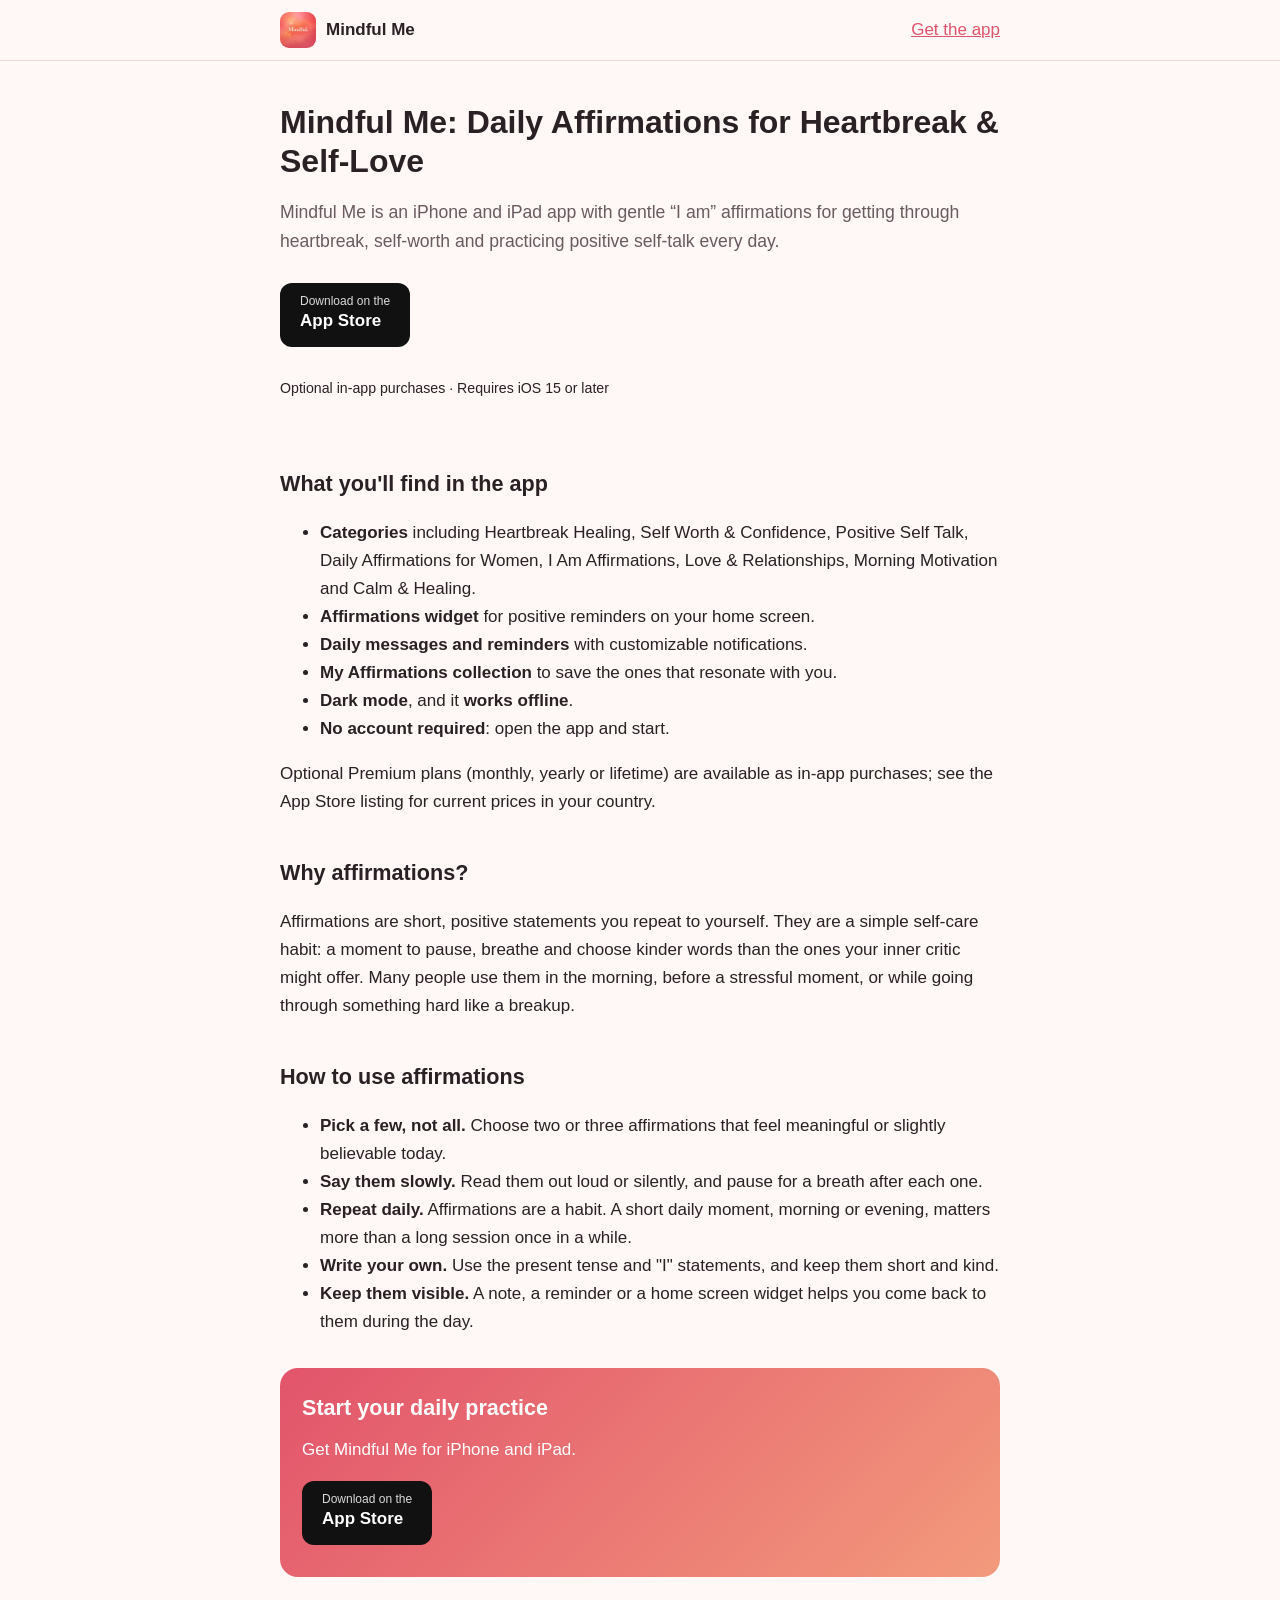
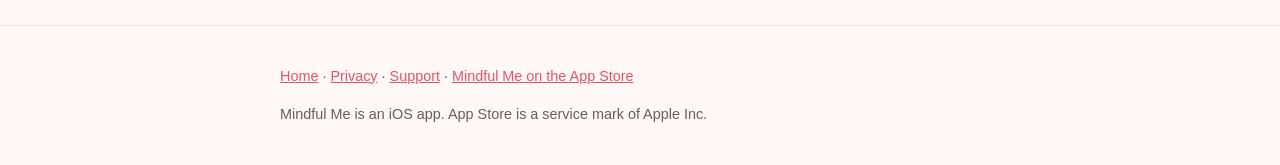
<file: mindfulme/index.html>
<!doctype html>
<html lang="en">
<head>
<meta charset="utf-8">
<meta name="viewport" content="width=device-width,initial-scale=1">
<title>Mindful Me: Daily Affirmations App for Heartbreak &amp; Self-Love</title>
<meta name="description" content="Mindful Me is an iPhone affirmations app for getting through heartbreak, self-worth and positive self-talk, with affirmations by category, a home screen widget and daily reminders.">
<link rel="canonical" href="https://wearefaces.github.io/mindfulme/">
<link rel="icon" href="/mindfulme/favicon.svg" type="image/svg+xml">
<link rel="apple-touch-icon" href="/mindfulme/assets/icon-180.jpg">
<meta name="apple-itunes-app" content="app-id=6758354591">
<meta property="og:type" content="website">
<meta property="og:site_name" content="Mindful Me">
<meta property="og:title" content="Mindful Me: Daily Affirmations App for Heartbreak &amp; Self-Love">
<meta property="og:description" content="Mindful Me is an iPhone affirmations app for getting through heartbreak, self-worth and positive self-talk, with affirmations by category, a home screen widget and daily reminders.">
<meta property="og:url" content="https://wearefaces.github.io/mindfulme/">
<meta property="og:image" content="https://is1-ssl.mzstatic.com/image/thumb/Purple211/v4/65/23/57/652357eb-6f19-18e4-8c0b-bb1229dbbeac/AppIcon-0-0-1x_U007emarketing-0-8-0-85-220.png/512x512bb.jpg">
<meta name="twitter:card" content="summary">
<link rel="stylesheet" href="/mindfulme/style.css">
<script type="application/ld+json">{"@context": "https://schema.org", "@graph": [{"@type": "WebPage", "@id": "https://wearefaces.github.io/mindfulme/#webpage", "url": "https://wearefaces.github.io/mindfulme/", "name": "Mindful Me: Daily Affirmations App for iPhone", "inLanguage": "en", "about": {"@id": "https://wearefaces.github.io/mindfulme/#app"}}, {"@type": "SoftwareApplication", "@id": "https://wearefaces.github.io/mindfulme/#app", "name": "Mindful Me", "alternateName": "Mindful Me: Daily Affirmations", "operatingSystem": "iOS", "applicationCategory": "HealthApplication", "url": "https://apps.apple.com/app/id6758354591", "downloadUrl": "https://apps.apple.com/app/id6758354591", "image": "https://is1-ssl.mzstatic.com/image/thumb/Purple211/v4/65/23/57/652357eb-6f19-18e4-8c0b-bb1229dbbeac/AppIcon-0-0-1x_U007emarketing-0-8-0-85-220.png/512x512bb.jpg", "description": "Mindful Me is an affirmation app for getting through heartbreak, self-worth and positive self-talk, with affirmations by category, a home screen widget and daily reminders. Optional in-app purchases."}]}</script>
</head>
<body>
<header class="site"><div class="wrap"><a class="brand" href="/mindfulme/"><img src="/mindfulme/assets/icon-180.jpg" alt="Mindful Me app icon" width="36" height="36">Mindful Me</a><a href="https://apps.apple.com/app/id6758354591" rel="noopener">Get the app</a></div></header>
<main class="wrap">
<div class="hero">
<h1>Mindful Me: Daily Affirmations for Heartbreak &amp; Self-Love</h1>
<p class="lead">Mindful Me is an iPhone and iPad app with gentle “I am” affirmations for getting through heartbreak, self-worth and practicing positive self-talk every day.</p>
<a class="cta" href="https://apps.apple.com/app/id6758354591" rel="noopener"><small>Download on the</small>App Store</a>
<p><small>Optional in-app purchases · Requires iOS 15 or later</small></p>
</div>
<h2>What you'll find in the app</h2>
<ul>
<li><strong>Categories</strong> including Heartbreak Healing, Self Worth &amp; Confidence, Positive Self Talk, Daily Affirmations for Women, I Am Affirmations, Love &amp; Relationships, Morning Motivation and Calm &amp; Healing.</li>
<li><strong>Affirmations widget</strong> for positive reminders on your home screen.</li>
<li><strong>Daily messages and reminders</strong> with customizable notifications.</li>
<li><strong>My Affirmations collection</strong> to save the ones that resonate with you.</li>
<li><strong>Dark mode</strong>, and it <strong>works offline</strong>.</li>
<li><strong>No account required</strong>: open the app and start.</li>
</ul>
<p>Optional Premium plans (monthly, yearly or lifetime) are available as in-app purchases; see the App Store listing for current prices in your country.</p>
<h2>Why affirmations?</h2>
<p>Affirmations are short, positive statements you repeat to yourself. They are a simple self-care habit: a moment to pause, breathe and choose kinder words than the ones your inner critic might offer. Many people use them in the morning, before a stressful moment, or while going through something hard like a breakup.</p>
<h2>How to use affirmations</h2>
<ul>
<li><strong>Pick a few, not all.</strong> Choose two or three affirmations that feel meaningful or slightly believable today.</li>
<li><strong>Say them slowly.</strong> Read them out loud or silently, and pause for a breath after each one.</li>
<li><strong>Repeat daily.</strong> Affirmations are a habit. A short daily moment, morning or evening, matters more than a long session once in a while.</li>
<li><strong>Write your own.</strong> Use the present tense and "I" statements, and keep them short and kind.</li>
<li><strong>Keep them visible.</strong> A note, a reminder or a home screen widget helps you come back to them during the day.</li>
</ul>

<section class="cta-box"><h2>Start your daily practice</h2><p>Get Mindful Me for iPhone and iPad.</p><a class="cta" href="https://apps.apple.com/app/id6758354591" rel="noopener"><small>Download on the</small>App Store</a></section>
</main>
<footer><div class="wrap">
<p><a href="/mindfulme/">Home</a> · <a href="https://wearefaces.github.io/privacy/mindfulme/">Privacy</a> · <a href="/mindfulme/support/">Support</a> · <a href="https://apps.apple.com/app/id6758354591" rel="noopener">Mindful Me on the App Store</a></p>
<p>Mindful Me is an iOS app. App Store is a service mark of Apple Inc.</p>
</div></footer>
</body>
</html>
</file>
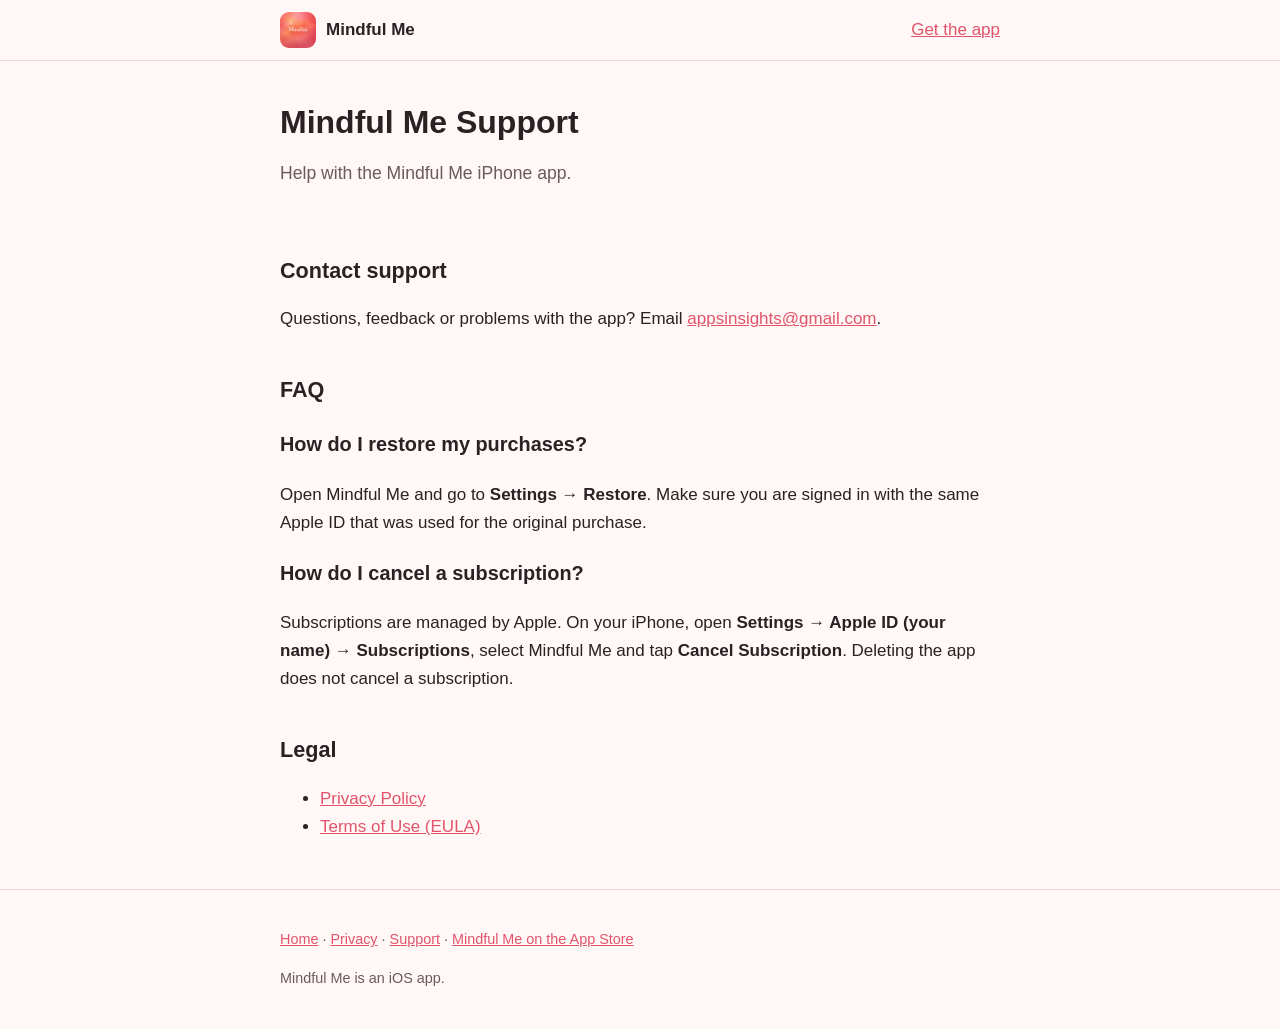
<file: mindfulme/support/index.html>
<!doctype html>
<html lang="en">
<head>
<meta charset="utf-8">
<meta name="viewport" content="width=device-width,initial-scale=1">
<title>Support | Mindful Me</title>
<meta name="description" content="Mindful Me support: contact by email, restore purchases and manage or cancel a subscription on iPhone.">
<link rel="canonical" href="https://wearefaces.github.io/mindfulme/support/">
<link rel="icon" href="/mindfulme/favicon.svg" type="image/svg+xml">
<link rel="apple-touch-icon" href="/mindfulme/assets/icon-180.jpg">
<meta name="apple-itunes-app" content="app-id=6758354591">
<meta property="og:type" content="website">
<meta property="og:site_name" content="Mindful Me">
<meta property="og:title" content="Support | Mindful Me">
<meta property="og:description" content="Mindful Me support: contact by email, restore purchases and manage or cancel a subscription on iPhone.">
<meta property="og:url" content="https://wearefaces.github.io/mindfulme/support/">
<meta property="og:image" content="https://is1-ssl.mzstatic.com/image/thumb/Purple211/v4/65/23/57/652357eb-6f19-18e4-8c0b-bb1229dbbeac/AppIcon-0-0-1x_U007emarketing-0-8-0-85-220.png/512x512bb.jpg">
<meta name="twitter:card" content="summary">
<link rel="stylesheet" href="/mindfulme/style.css">
</head>
<body>
<header class="site"><div class="wrap"><a class="brand" href="/mindfulme/"><img src="/mindfulme/assets/icon-180.jpg" alt="Mindful Me app icon" width="36" height="36">Mindful Me</a><a href="https://apps.apple.com/app/id6758354591" rel="noopener">Get the app</a></div></header>
<main class="wrap">
<div class="hero"><h1>Mindful Me Support</h1>
<p class="lead">Help with the Mindful Me iPhone app.</p></div>
<h2>Contact support</h2>
<p>Questions, feedback or problems with the app? Email <a href="mailto:appsinsights@gmail.com?subject=Mindful%20Me%20Support">appsinsights@gmail.com</a>.</p>
<h2>FAQ</h2>
<h3>How do I restore my purchases?</h3>
<p>Open Mindful Me and go to <strong>Settings → Restore</strong>. Make sure you are signed in with the same Apple ID that was used for the original purchase.</p>
<h3>How do I cancel a subscription?</h3>
<p>Subscriptions are managed by Apple. On your iPhone, open <strong>Settings → Apple ID (your name) → Subscriptions</strong>, select Mindful Me and tap <strong>Cancel Subscription</strong>. Deleting the app does not cancel a subscription.</p>
<h2>Legal</h2>
<ul>
<li><a href="https://wearefaces.github.io/privacy/mindfulme/" rel="noopener">Privacy Policy</a></li>
<li><a href="https://www.apple.com/legal/internet-services/itunes/dev/stdeula/" rel="noopener">Terms of Use (EULA)</a></li>
</ul>
</main>
<footer><div class="wrap">
<p><a href="/mindfulme/">Home</a> · <a href="https://wearefaces.github.io/privacy/mindfulme/">Privacy</a> · <a href="/mindfulme/support/">Support</a> · <a href="https://apps.apple.com/app/id6758354591" rel="noopener">Mindful Me on the App Store</a></p>
<p>Mindful Me is an iOS app.</p>
</div></footer>
</body>
</html>
</file>
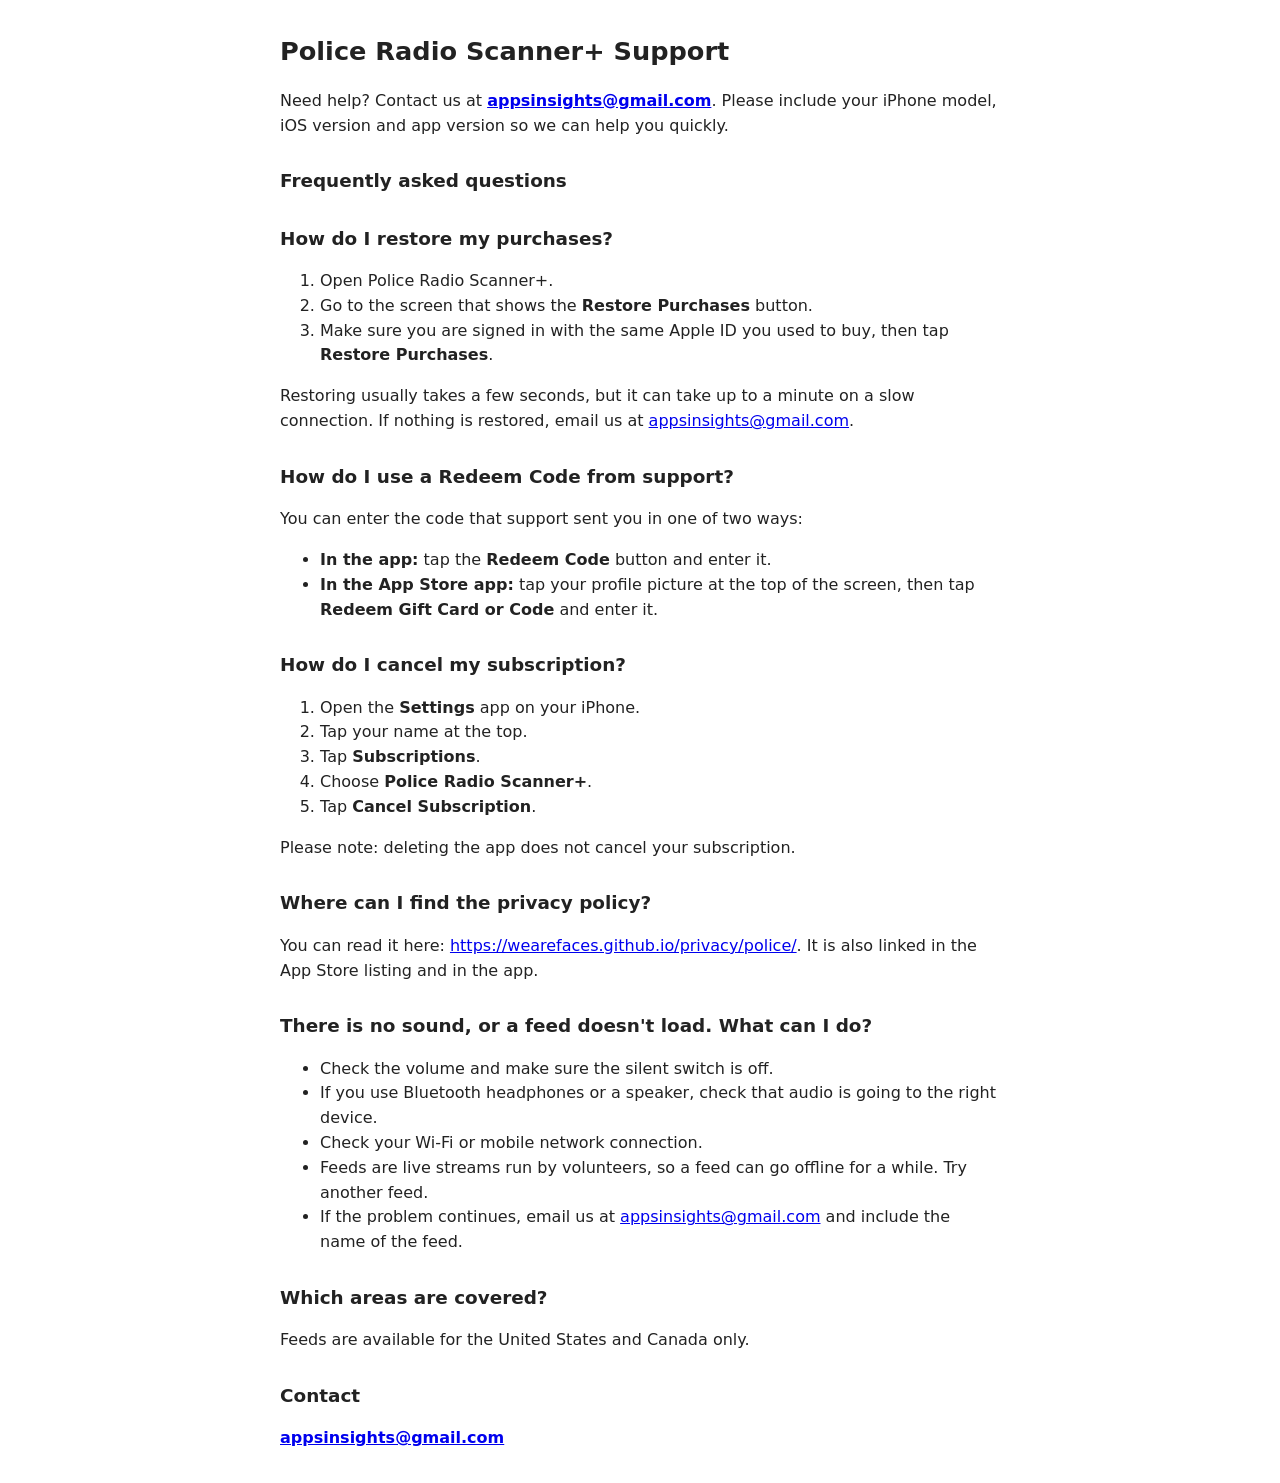
<file: support/police/index.html>
<!doctype html><html lang="en"><head><meta charset="utf-8"><meta name="viewport" content="width=device-width,initial-scale=1">
<title>Police Radio Scanner+ Support</title>
<style>body{font:16px/1.55 -apple-system,system-ui,sans-serif;max-width:720px;margin:2rem auto;padding:0 1rem;color:#222}h1{font-size:1.6rem}h2{font-size:1.15rem;margin-top:1.8rem}</style></head><body>
<h1>Police Radio Scanner+ Support</h1>
<p>Need help? Contact us at <strong><a href="mailto:appsinsights@gmail.com">appsinsights@gmail.com</a></strong>. Please include your iPhone model, iOS version and app version so we can help you quickly.</p>
<h2>Frequently asked questions</h2>
<h2>How do I restore my purchases?</h2>
<ol>
<li>Open Police Radio Scanner+.</li>
<li>Go to the screen that shows the <strong>Restore Purchases</strong> button.</li>
<li>Make sure you are signed in with the same Apple ID you used to buy, then tap <strong>Restore Purchases</strong>.</li>
</ol>
<p>Restoring usually takes a few seconds, but it can take up to a minute on a slow connection. If nothing is restored, email us at <a href="mailto:appsinsights@gmail.com">appsinsights@gmail.com</a>.</p>
<h2>How do I use a Redeem Code from support?</h2>
<p>You can enter the code that support sent you in one of two ways:</p>
<ul>
<li><strong>In the app:</strong> tap the <strong>Redeem Code</strong> button and enter it.</li>
<li><strong>In the App Store app:</strong> tap your profile picture at the top of the screen, then tap <strong>Redeem Gift Card or Code</strong> and enter it.</li>
</ul>
<h2>How do I cancel my subscription?</h2>
<ol>
<li>Open the <strong>Settings</strong> app on your iPhone.</li>
<li>Tap your name at the top.</li>
<li>Tap <strong>Subscriptions</strong>.</li>
<li>Choose <strong>Police Radio Scanner+</strong>.</li>
<li>Tap <strong>Cancel Subscription</strong>.</li>
</ol>
<p>Please note: deleting the app does not cancel your subscription.</p>
<h2>Where can I find the privacy policy?</h2>
<p>You can read it here: <a href="https://wearefaces.github.io/privacy/police/">https://wearefaces.github.io/privacy/police/</a>. It is also linked in the App Store listing and in the app.</p>
<h2>There is no sound, or a feed doesn't load. What can I do?</h2>
<ul>
<li>Check the volume and make sure the silent switch is off.</li>
<li>If you use Bluetooth headphones or a speaker, check that audio is going to the right device.</li>
<li>Check your Wi-Fi or mobile network connection.</li>
<li>Feeds are live streams run by volunteers, so a feed can go offline for a while. Try another feed.</li>
<li>If the problem continues, email us at <a href="mailto:appsinsights@gmail.com">appsinsights@gmail.com</a> and include the name of the feed.</li>
</ul>
<h2>Which areas are covered?</h2>
<p>Feeds are available for the United States and Canada only.</p>
<h2>Contact</h2>
<p><strong><a href="mailto:appsinsights@gmail.com">appsinsights@gmail.com</a></strong></p>
</body></html>
</file>
<file: mindfulme/style.css>
:root{--bg:#fff8f6;--fg:#2b2024;--muted:#6b5a60;--accent:#e2546b;--accent2:#f39a7c;--card:#fff;--line:#f1d9d6}
@media (prefers-color-scheme:dark){:root{--bg:#1c1518;--fg:#f6eef0;--muted:#c4b2b8;--card:#271d21;--line:#3a2b30}}
*{box-sizing:border-box}html{-webkit-text-size-adjust:100%}
body{margin:0;font:17px/1.65 -apple-system,BlinkMacSystemFont,"Segoe UI",Roboto,Helvetica,Arial,sans-serif;background:var(--bg);color:var(--fg)}
a{color:var(--accent)}
.wrap{max-width:760px;margin:0 auto;padding:0 20px}
header.site{border-bottom:1px solid var(--line);padding:12px 0}
header.site .wrap{display:flex;align-items:center;justify-content:space-between;gap:12px}
.brand{display:flex;align-items:center;gap:10px;text-decoration:none;color:var(--fg);font-weight:700}
.brand img{width:36px;height:36px;border-radius:9px}
.hero{padding:36px 0 8px}
h1{font-size:2rem;line-height:1.2;margin:.2em 0 .5em}
h2{font-size:1.35rem;margin:1.8em 0 .5em}
.lead{font-size:1.1rem;color:var(--muted)}
.cta{display:inline-block;background:#111;color:#fff;text-decoration:none;border-radius:12px;padding:12px 20px;font-weight:600;margin:10px 0}
.cta small{display:block;font-weight:400;font-size:.75rem;opacity:.85;line-height:1}
.cta-box{background:linear-gradient(135deg,var(--accent),var(--accent2));color:#fff;border-radius:18px;padding:22px;margin:32px 0}
.cta-box h2{margin-top:0}.cta-box p{margin:.4em 0}
ul.aff{list-style:none;padding:0;margin:0}
ul.aff li{background:var(--card);border:1px solid var(--line);border-radius:12px;padding:10px 14px;margin:8px 0}
.note{border-left:4px solid var(--accent);background:var(--card);padding:10px 14px;border-radius:6px;font-size:.95rem}
.topics{display:grid;grid-template-columns:repeat(auto-fit,minmax(210px,1fr));gap:10px;padding:0;list-style:none}
.topics a{display:block;background:var(--card);border:1px solid var(--line);border-radius:12px;padding:12px 14px;text-decoration:none;color:var(--fg);font-weight:600}
footer{border-top:1px solid var(--line);margin-top:48px;padding:24px 0;color:var(--muted);font-size:.9rem}
</file>
